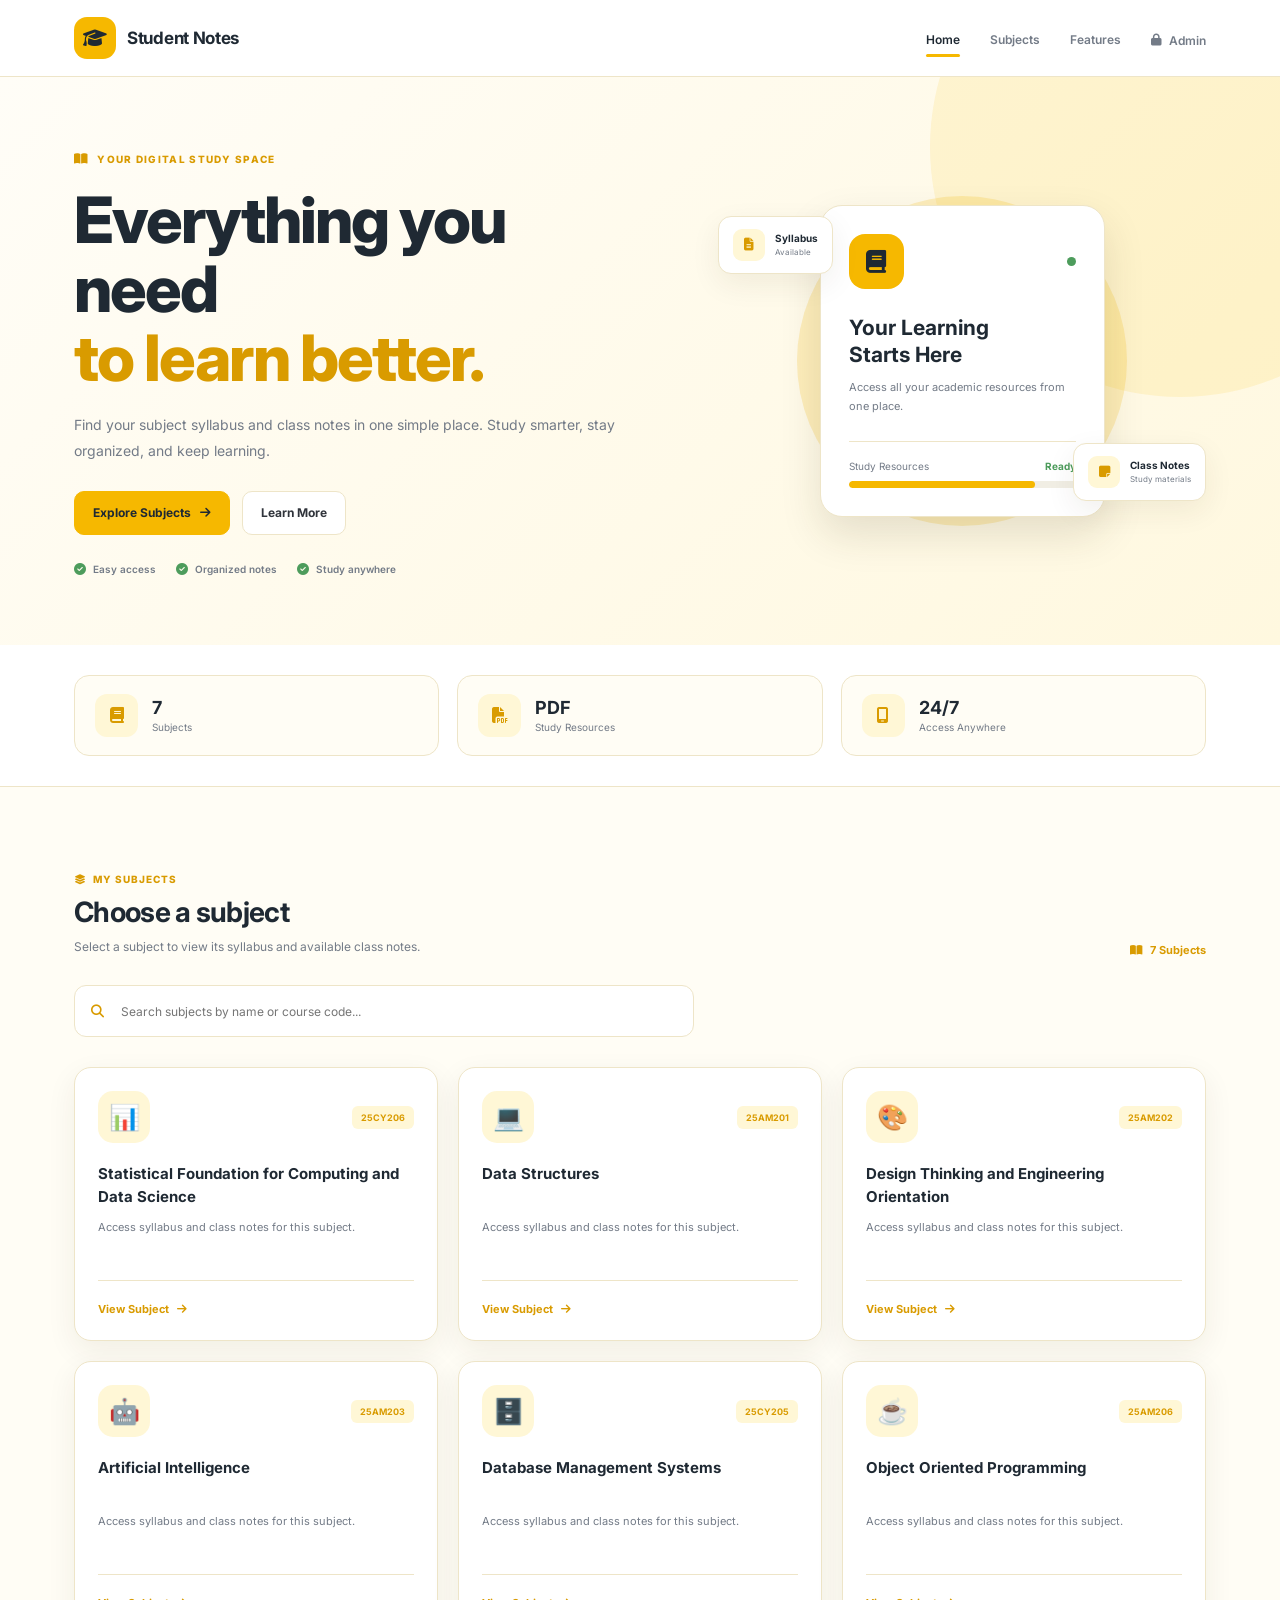
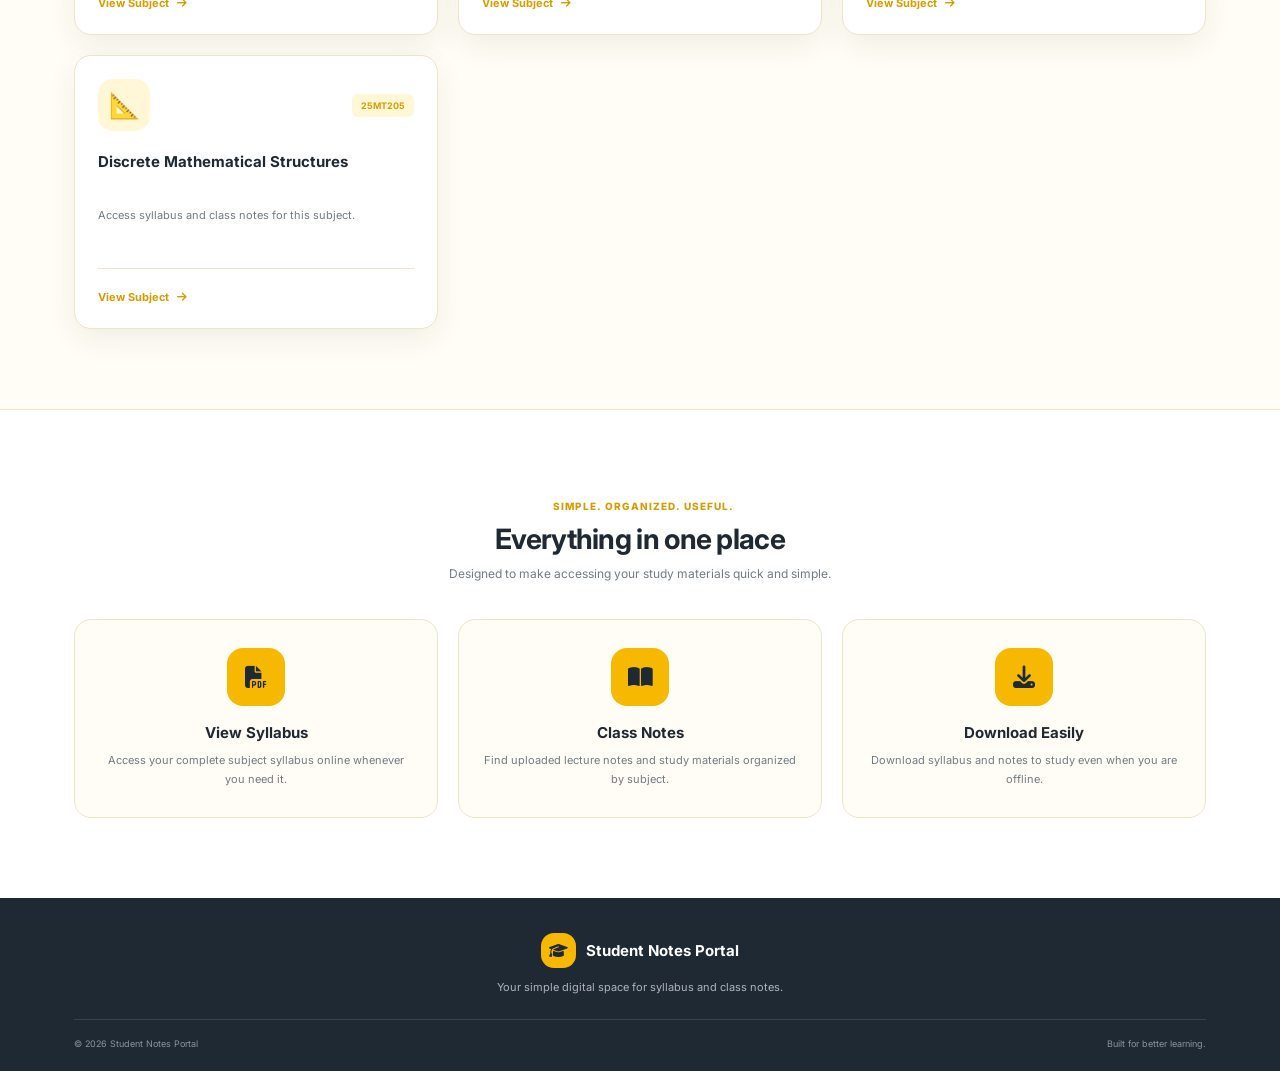
<file: index.html>
<!DOCTYPE html>
<html lang="en">

<head>

    <meta charset="UTF-8">

    <meta name="viewport" content="width=device-width, initial-scale=1.0">

    <meta name="description"
        content="Student Notes Portal - Access your syllabus and class notes easily.">

    <title>Student Notes Portal</title>


    <!-- Google Font -->

    <link rel="preconnect" href="https://fonts.googleapis.com">

    <link rel="preconnect" href="https://fonts.gstatic.com" crossorigin>

    <link href="https://fonts.googleapis.com/css2?family=Inter:wght@400;500;600;700;800&display=swap"
        rel="stylesheet">


    <!-- Font Awesome -->

    <link rel="stylesheet"
        href="https://cdnjs.cloudflare.com/ajax/libs/font-awesome/6.6.0/css/all.min.css">


    <!-- Website CSS -->

    <link rel="stylesheet" href="css/style.css">

</head>


<body>


    <!-- =====================================================
         HEADER
    ====================================================== -->

    <header class="header">

        <div class="container">

            <nav class="navbar">


                <!-- LOGO -->

                <a href="index.html" class="logo">

                    <span class="logo-icon">

                        <i class="fa-solid fa-graduation-cap"></i>

                    </span>

                    <span class="logo-text">

                        Student Notes

                    </span>

                </a>


                <!-- DESKTOP NAVIGATION -->

                <ul class="nav-links" id="navMenu">

                    <li>

                        <a href="#home" class="active">

                            Home

                        </a>

                    </li>


                    <li>

                        <a href="#subjects">

                            Subjects

                        </a>

                    </li>


                    <li>

                        <a href="#features">

                            Features

                        </a>

                    </li>


                    <li>

                        <a href="admin.html">

                            <i class="fa-solid fa-lock"></i>

                            Admin

                        </a>

                    </li>

                </ul>


                <!-- MOBILE MENU BUTTON -->

                <button

                    class="menu-btn"

                    id="menuBtn"

                    aria-label="Open navigation menu">


                    <i class="fa-solid fa-bars"></i>


                </button>


            </nav>

        </div>

    </header>


    <!-- =====================================================
         HERO SECTION
    ====================================================== -->

    <main>


        <section class="hero" id="home">

            <div class="container">

                <div class="hero-layout">


                    <!-- HERO CONTENT -->

                    <div class="hero-content">


                        <div class="hero-label">

                            <i class="fa-solid fa-book-open"></i>

                            YOUR DIGITAL STUDY SPACE

                        </div>


                        <h1>

                            Everything you need

                            <span>to learn better.</span>

                        </h1>


                        <p>

                            Find your subject syllabus and class notes
                            in one simple place. Study smarter, stay
                            organized, and keep learning.

                        </p>


                        <div class="hero-actions">


                            <a

                                href="#subjects"

                                class="btn btn-primary">


                                Explore Subjects

                                <i class="fa-solid fa-arrow-right"></i>


                            </a>


                            <a

                                href="#features"

                                class="btn btn-secondary">


                                Learn More


                            </a>


                        </div>


                        <!-- QUICK INFO -->

                        <div class="hero-info">


                            <div class="info-item">

                                <i class="fa-solid fa-circle-check"></i>

                                Easy access

                            </div>


                            <div class="info-item">

                                <i class="fa-solid fa-circle-check"></i>

                                Organized notes

                            </div>


                            <div class="info-item">

                                <i class="fa-solid fa-circle-check"></i>

                                Study anywhere

                            </div>


                        </div>


                    </div>


                    <!-- HERO VISUAL -->

                    <div class="hero-visual">


                        <div class="hero-main-card">


                            <div class="hero-card-top">


                                <span>

                                    <i class="fa-solid fa-book"></i>

                                </span>


                                <span class="status-dot"></span>


                            </div>


                            <h3>

                                Your Learning

                                <br>

                                Starts Here

                            </h3>


                            <p>

                                Access all your academic resources
                                from one place.

                            </p>


                            <div class="study-progress">


                                <div class="progress-header">

                                    <span>

                                        Study Resources

                                    </span>


                                    <strong>

                                        Ready

                                    </strong>

                                </div>


                                <div class="progress-bar">

                                    <span></span>

                                </div>


                            </div>


                        </div>


                        <!-- DECORATIVE CARDS -->


                        <div class="floating-card floating-card-one">


                            <i class="fa-solid fa-file-lines"></i>


                            <div>

                                <strong>

                                    Syllabus

                                </strong>


                                <small>

                                    Available

                                </small>

                            </div>


                        </div>


                        <div class="floating-card floating-card-two">


                            <i class="fa-solid fa-note-sticky"></i>


                            <div>

                                <strong>

                                    Class Notes

                                </strong>


                                <small>

                                    Study materials

                                </small>

                            </div>


                        </div>


                    </div>


                </div>

            </div>

        </section>


        <!-- =================================================
             QUICK STATS
        ================================================== -->

        <section class="stats-section">


            <div class="container">


                <div class="stats-grid">


                    <div class="stat-card">


                        <div class="stat-icon">

                            <i class="fa-solid fa-book"></i>

                        </div>


                        <div>

                            <strong>7</strong>

                            <span>Subjects</span>

                        </div>


                    </div>


                    <div class="stat-card">


                        <div class="stat-icon">

                            <i class="fa-solid fa-file-pdf"></i>

                        </div>


                        <div>

                            <strong>PDF</strong>

                            <span>Study Resources</span>

                        </div>


                    </div>


                    <div class="stat-card">


                        <div class="stat-icon">

                            <i class="fa-solid fa-mobile-screen"></i>

                        </div>


                        <div>

                            <strong>24/7</strong>

                            <span>Access Anywhere</span>

                        </div>


                    </div>


                </div>

            </div>

        </section>


        <!-- =================================================
             SUBJECTS SECTION
        ================================================== -->

        <section class="subjects-section" id="subjects">


            <div class="container">


                <div class="section-heading">


                    <div>

                        <span class="section-label">

                            <i class="fa-solid fa-layer-group"></i>

                            MY SUBJECTS

                        </span>


                        <h2>

                            Choose a subject

                        </h2>


                        <p>

                            Select a subject to view its syllabus
                            and available class notes.

                        </p>

                    </div>


                    <div class="subject-count">

                        <i class="fa-solid fa-book-open"></i>

                        <span id="subjectCount">

                            7 Subjects

                        </span>

                    </div>


                </div>


                <!-- SEARCH -->

                <div class="search-wrapper">


                    <i class="fa-solid fa-magnifying-glass"></i>


                    <input

                        type="text"

                        id="searchInput"

                        placeholder="Search subjects by name or course code..."

                        autocomplete="off">


                </div>


                <!-- SUBJECTS WILL BE LOADED BY JAVASCRIPT -->

                <div

                    class="subjects-grid"

                    id="subjectsGrid">


                    <!-- subjects.js loads subjects here -->


                </div>


                <!-- NO RESULTS -->

                <div

                    id="noResults"

                    class="no-results"


                    style="display: none;">


                    <i class="fa-solid fa-magnifying-glass"></i>


                    <h3>

                        No subjects found

                    </h3>


                    <p>

                        Try searching with another subject name
                        or course code.

                    </p>


                </div>


            </div>

        </section>


        <!-- =================================================
             FEATURES SECTION
        ================================================== -->

        <section class="features-section" id="features">


            <div class="container">


                <div class="section-heading centered">


                    <span class="section-label">

                        <i class="fa-solid fa-sparkles"></i>

                        SIMPLE. ORGANIZED. USEFUL.

                    </span>


                    <h2>

                        Everything in one place

                    </h2>


                    <p>

                        Designed to make accessing your study
                        materials quick and simple.

                    </p>


                </div>


                <div class="features-grid">


                    <div class="feature-card">


                        <div class="feature-icon">

                            <i class="fa-solid fa-file-pdf"></i>

                        </div>


                        <h3>

                            View Syllabus

                        </h3>


                        <p>

                            Access your complete subject syllabus
                            online whenever you need it.

                        </p>


                    </div>


                    <div class="feature-card">


                        <div class="feature-icon">

                            <i class="fa-solid fa-book-open"></i>

                        </div>


                        <h3>

                            Class Notes

                        </h3>


                        <p>

                            Find uploaded lecture notes and study
                            materials organized by subject.

                        </p>


                    </div>


                    <div class="feature-card">


                        <div class="feature-icon">

                            <i class="fa-solid fa-download"></i>

                        </div>


                        <h3>

                            Download Easily

                        </h3>


                        <p>

                            Download syllabus and notes to study
                            even when you are offline.

                        </p>


                    </div>


                </div>

            </div>

        </section>


    </main>


    <!-- =====================================================
         FOOTER
    ====================================================== -->

    <footer>


        <div class="container">


            <div class="footer-content">


                <div class="footer-brand">


                    <span class="logo-icon">

                        <i class="fa-solid fa-graduation-cap"></i>

                    </span>


                    <strong>

                        Student Notes Portal

                    </strong>


                </div>


                <p>

                    Your simple digital space for syllabus
                    and class notes.

                </p>


                <div class="footer-bottom">


                    <span>

                        © 2026 Student Notes Portal

                    </span>


                    <span>

                        Built for better learning.

                    </span>


                </div>


            </div>

        </div>

    </footer>


    <!-- =====================================================
         JAVASCRIPT
    ====================================================== -->


    <script src="js/subjects.js"></script>


    <script>


        // =========================================
        // MOBILE MENU
        // =========================================


        const menuBtn =

            document.getElementById(

                "menuBtn"

            );


        const navMenu =

            document.getElementById(

                "navMenu"

            );


        if (

            menuBtn &&

            navMenu

        ) {


            menuBtn.addEventListener(

                "click",

                () => {


                    navMenu.classList.toggle(

                        "active"

                    );


                    const icon =

                        menuBtn.querySelector(

                            "i"

                        );


                    if (

                        navMenu.classList.contains(

                            "active"

                        )

                    ) {


                        icon.className =

                            "fa-solid fa-xmark";


                    } else {


                        icon.className =

                            "fa-solid fa-bars";


                    }


                }

            );


            // Close menu after clicking link


            navMenu

                .querySelectorAll(

                    "a"

                )

                .forEach(

                    link => {


                        link.addEventListener(

                            "click",

                            () => {


                                navMenu.classList.remove(

                                    "active"

                                );


                                const icon =

                                    menuBtn.querySelector(

                                        "i"

                                    );


                                icon.className =

                                    "fa-solid fa-bars";


                            }

                        );


                    }

                );

        }


        // =========================================
        // SUBJECT DISPLAY
        // =========================================


        const subjectsGrid =

            document.getElementById(

                "subjectsGrid"

            );


        const searchInput =

            document.getElementById(

                "searchInput"

            );


        const noResults =

            document.getElementById(

                "noResults"

            );


        const subjectCount =

            document.getElementById(

                "subjectCount"

            );


        function displaySubjects(

            subjectList

        ) {


            subjectsGrid.innerHTML = "";


            if (

                subjectList.length === 0

            ) {


                noResults.style.display =

                    "block";


                return;


            }


            noResults.style.display =

                "none";


            subjectCount.textContent =

                `${subjectList.length} Subject${

                    subjectList.length !== 1

                        ? "s"

                        : ""

                }`;


            subjectList.forEach(

                subject => {


                    const card =

                        document.createElement(

                            "article"

                        );


                    card.className =

                        "subject-card";


                    card.innerHTML = `


                        <div class="subject-card-header">


                            <div class="subject-icon">

                                ${subject.icon}

                            </div>


                            <span class="course-code">

                                ${subject.code}

                            </span>


                        </div>


                        <h3>

                            ${subject.name}

                        </h3>


                        <p>

                            Access syllabus and class notes
                            for this subject.

                        </p>


                        <div class="subject-card-footer">


                            <a

                                href="subject.html?code=${subject.code}"

                                class="subject-link">


                                View Subject


                                <i class="fa-solid fa-arrow-right"></i>


                            </a>


                        </div>


                    `;


                    subjectsGrid.appendChild(

                        card

                    );


                }

            );

        }


        // Initial display


        if (

            typeof subjects !==

            "undefined"

        ) {


            displaySubjects(

                subjects

            );

        }


        // =========================================
        // SEARCH
        // =========================================


        if (

            searchInput

        ) {


            searchInput.addEventListener(

                "input",

                function () {


                    const searchTerm =

                        this.value

                            .toLowerCase()

                            .trim();


                    const filteredSubjects =

                        subjects.filter(

                            subject =>


                                subject.name

                                    .toLowerCase()

                                    .includes(

                                        searchTerm

                                    )


                                ||


                                subject.code

                                    .toLowerCase()

                                    .includes(

                                        searchTerm

                                    )

                        );


                    displaySubjects(

                        filteredSubjects

                    );


                }

            );

        }


    </script>


</body>

</html>
</file>
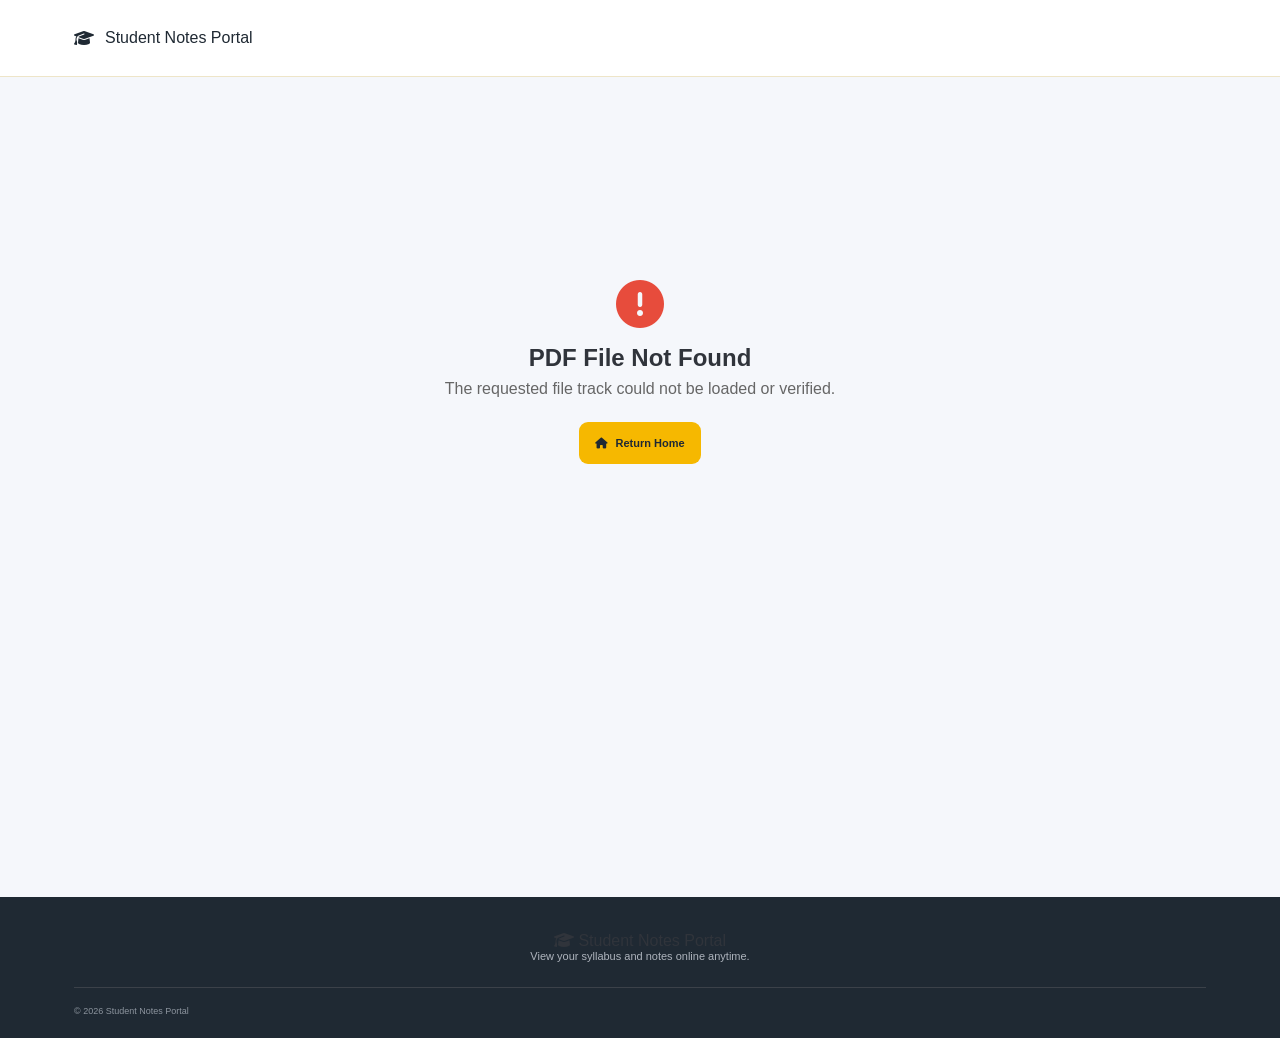
<file: pdf-viewer.html>
<!DOCTYPE html>
<html lang="en">

<head>

    <meta charset="UTF-8">

    <meta name="viewport"
        content="width=device-width, initial-scale=1.0">

    <title>Document Viewer | Student Notes Portal</title>

    <link rel="preconnect"
        href="https://fonts.googleapis.com">

    <link rel="preconnect"
        href="https://fonts.gstatic.com"
        crossorigin>

    <link
        href="https://fonts.googleapis.com/css2?family=Poppins:wght@300;400;500;600;700;800&display=swap"
        rel="stylesheet">

    <link
        rel="stylesheet"
        href="https://cdnjs.cloudflare.com/ajax/libs/font-awesome/6.6.0/css/all.min.css">

    <link
        rel="stylesheet"
        href="css/style.css">

    <style>

        /* ================================
           DOCUMENT VIEWER PAGE
        ================================= */

        .viewer-page {

            min-height: calc(100vh - 80px);

            padding: 25px 0 40px;

            background: #f5f7fb;

        }


        /* ================================
           VIEWER HEADER
        ================================= */

        .viewer-header {

            display: flex;

            align-items: center;

            justify-content: space-between;

            gap: 20px;

            margin-bottom: 20px;

        }


        .viewer-header h2 {

            flex: 1;

            margin: 0;

            color: #172033;

            font-size: 20px;

            font-weight: 700;

            text-align: center;

            white-space: nowrap;

            overflow: hidden;

            text-overflow: ellipsis;

        }


        .viewer-header .btn {

            flex-shrink: 0;

            display: inline-flex;

            align-items: center;

            justify-content: center;

            gap: 8px;

            min-height: 44px;

            padding: 0 18px;

            border-radius: 10px;

            text-decoration: none;

            cursor: pointer;

        }


        /* ================================
           PDF VIEWER
        ================================= */

        #pdfFrame {

            display: block;

            width: 100%;

            height: calc(100vh - 210px);

            min-height: 650px;

            border: none;

            border-radius: 14px;

            background: #ffffff;

            box-shadow: 0 10px 35px rgba(0, 0, 0, 0.12);

        }


        /* ================================
           MOBILE
        ================================= */

        @media (max-width: 768px) {


            .viewer-page {

                padding: 15px 0 25px;

            }


            .viewer-header {

                flex-wrap: wrap;

                gap: 12px;

            }


            .viewer-header h2 {

                order: -1;

                flex-basis: 100%;

                font-size: 17px;

                text-align: left;

            }


            .viewer-header .btn {

                flex: 1;

                min-height: 42px;

                padding: 0 10px;

                font-size: 12px;

            }


            #pdfFrame {

                height: calc(100vh - 190px);

                min-height: 500px;

                border-radius: 10px;

            }

        }

    </style>

</head>


<body>


    <!-- ================================
         HEADER
    ================================= -->

    <header class="header">

        <div class="container">

            <nav class="navbar">


                <a
                    href="index.html"
                    class="logo">

                    <i class="fa-solid fa-graduation-cap"></i>

                    <span>

                        Student Notes Portal

                    </span>

                </a>


            </nav>

        </div>

    </header>


    <!-- ================================
         VIEWER
    ================================= -->

    <section class="viewer-page">

        <div class="container">


            <div class="viewer-header">


                <a
                    id="backButton"
                    class="btn btn-view">

                    <i class="fa-solid fa-arrow-left"></i>

                    Back

                </a>


                <h2 id="pdfTitle">

                    Loading Document...

                </h2>


                <a
                    id="downloadBtn"
                    class="btn btn-download"
                    download>

                    <i class="fa-solid fa-download"></i>

                    Download

                </a>


            </div>


            <iframe

                id="pdfFrame"

                title="Document Viewer">

            </iframe>


        </div>

    </section>


    <!-- ================================
         FOOTER
    ================================= -->

    <footer>

        <div class="container">

            <div class="footer-content">


                <div class="footer-logo">

                    <i class="fa-solid fa-graduation-cap"></i>

                    Student Notes Portal

                </div>


                <p>

                    View your syllabus and notes online anytime.

                </p>


                <div class="footer-bottom">

                    © 2026 Student Notes Portal

                </div>


            </div>

        </div>

    </footer>


    <!-- ================================
         JAVASCRIPT
    ================================= -->

    <script src="js/pdf-viewer.js"></script>


</body>

</html>
</file>
<file: css/style.css>
/* =========================================================
   STUDENT NOTES PORTAL
   CLEAN YELLOW EDUCATION THEME
   COMPLETE STYLE.CSS
========================================================= */


/* =========================================================
   ROOT
========================================================= */

:root {

    --yellow: #f6b800;

    --yellow-dark: #d99b00;

    --yellow-light: #fff7d6;

    --yellow-pale: #fffdf5;

    --black: #1f2933;

    --text: #30343b;

    --muted: #737b87;

    --white: #ffffff;

    --border: #eee5c8;

    --red: #d93025;

    --shadow:

        0 10px 30px

        rgba(

            54,

            43,

            12,

            0.07

        );

    --shadow-hover:

        0 18px 40px

        rgba(

            54,

            43,

            12,

            0.13

        );

}


/* =========================================================
   RESET
========================================================= */

* {

    margin: 0;

    padding: 0;

    box-sizing: border-box;

}


html {

    scroll-behavior: smooth;

}


body {

    min-height: 100vh;

    overflow-x: hidden;

    color: var(--text);

    background: var(--yellow-pale);

    font-family: "Inter", sans-serif;

}


a {

    color: inherit;

}


button,

input,

select,

textarea {

    font-family: inherit;

}


.container {

    width: 100%;

    max-width: 1180px;

    margin: 0 auto;

    padding: 0 24px;

}


/* =========================================================
   HEADER
========================================================= */

.header {

    position: sticky;

    top: 0;

    z-index: 1000;

    border-bottom: 1px solid var(--border);

    background:

        rgba(

            255,

            255,

            255,

            0.94

        );

    backdrop-filter: blur(16px);

}


.navbar {

    height: 76px;

    display: flex;

    align-items: center;

    justify-content: space-between;

}


.logo {

    display: inline-flex;

    align-items: center;

    gap: 11px;

    color: var(--black);

    text-decoration: none;

}


.logo-icon {

    width: 42px;

    height: 42px;

    display: flex;

    align-items: center;

    justify-content: center;

    border-radius: 13px;

    color: var(--black);

    background: var(--yellow);

    font-size: 19px;

}


.logo-text {

    font-size: 17px;

    font-weight: 700;

    letter-spacing: -0.3px;

}


.nav-links {

    display: flex;

    align-items: center;

    gap: 30px;

    list-style: none;

}


.nav-links a {

    display: inline-flex;

    align-items: center;

    gap: 7px;

    color: var(--muted);

    font-size: 12px;

    font-weight: 600;

    text-decoration: none;

    transition: 0.25s ease;

}


.nav-links a:hover,

.nav-links a.active {

    color: var(--black);

}


.nav-links a.active {

    position: relative;

}


.nav-links a.active::after {

    content: "";

    position: absolute;

    left: 0;

    right: 0;

    bottom: -10px;

    height: 3px;

    border-radius: 10px;

    background: var(--yellow);

}


.menu-btn {

    display: none;

    width: 42px;

    height: 42px;

    border: 1px solid var(--border);

    border-radius: 12px;

    color: var(--black);

    background: var(--white);

    font-size: 17px;

    cursor: pointer;

}


/* =========================================================
   HERO
========================================================= */

.hero {

    position: relative;

    overflow: hidden;

    background:

        linear-gradient(

            135deg,

            #fffdf7 0%,

            #fff8df 100%

        );

}


.hero::before {

    content: "";

    position: absolute;

    top: -180px;

    right: -150px;

    width: 500px;

    height: 500px;

    border-radius: 50%;

    background: var(--yellow);

    opacity: 0.12;

}


.hero-layout {

    min-height: 530px;

    display: grid;

    grid-template-columns:

        1fr

        0.85fr;

    align-items: center;

    gap: 70px;

}


.hero-content {

    position: relative;

    z-index: 1;

    padding: 70px 0;

}


.hero-label {

    display: inline-flex;

    align-items: center;

    gap: 8px;

    margin-bottom: 20px;

    color: var(--yellow-dark);

    font-size: 10px;

    font-weight: 800;

    letter-spacing: 1.3px;

}


.hero-label i {

    font-size: 12px;

}


.hero h1 {

    max-width: 650px;

    margin-bottom: 20px;

    color: var(--black);

    font-size: clamp(

        2.4rem,

        5vw,

        4.2rem

    );

    font-weight: 800;

    line-height: 1.08;

    letter-spacing: -2px;

}


.hero h1 span {

    display: block;

    color: var(--yellow-dark);

}


.hero-content > p {

    max-width: 550px;

    margin-bottom: 28px;

    color: var(--muted);

    font-size: 14px;

    line-height: 1.8;

}


/* =========================================================
   HERO BUTTONS
========================================================= */

.hero-actions {

    display: flex;

    flex-wrap: wrap;

    gap: 12px;

}


.btn {

    min-height: 44px;

    display: inline-flex;

    align-items: center;

    justify-content: center;

    gap: 9px;

    padding: 0 18px;

    border-radius: 10px;

    font-size: 12px;

    font-weight: 700;

    text-decoration: none;

    cursor: pointer;

    transition: 0.25s ease;

}


.btn-primary {

    border: 1px solid var(--yellow);

    color: var(--black);

    background: var(--yellow);

}


.btn-primary:hover {

    background: var(--yellow-dark);

    border-color: var(--yellow-dark);

    transform: translateY(-2px);

    box-shadow:

        0 8px 18px

        rgba(

            246,

            184,

            0,

            0.25

        );

}


.btn-secondary {

    border: 1px solid var(--border);

    color: var(--text);

    background: var(--white);

}


.btn-secondary:hover {

    border-color: var(--yellow);

    background: var(--yellow-light);

}


/* =========================================================
   HERO INFO
========================================================= */

.hero-info {

    display: flex;

    flex-wrap: wrap;

    gap: 20px;

    margin-top: 28px;

}


.info-item {

    display: flex;

    align-items: center;

    gap: 7px;

    color: var(--muted);

    font-size: 10px;

    font-weight: 600;

}


.info-item i {

    color: #4d9c5c;

    font-size: 12px;

}


/* =========================================================
   HERO VISUAL
========================================================= */

.hero-visual {

    position: relative;

    min-height: 430px;

    display: flex;

    align-items: center;

    justify-content: center;

}


.hero-visual::before {

    content: "";

    position: absolute;

    width: 330px;

    height: 330px;

    border-radius: 50%;

    background: var(--yellow);

    opacity: 0.2;

}


.hero-main-card {

    position: relative;

    z-index: 2;

    width: 285px;

    padding: 28px;

    border: 1px solid var(--border);

    border-radius: 22px;

    background: var(--white);

    box-shadow: var(--shadow-hover);

}


.hero-card-top {

    display: flex;

    align-items: center;

    justify-content: space-between;

    margin-bottom: 25px;

}


.hero-card-top > span:first-child {

    width: 55px;

    height: 55px;

    display: flex;

    align-items: center;

    justify-content: center;

    border-radius: 16px;

    color: var(--black);

    background: var(--yellow);

    font-size: 23px;

}


.status-dot {

    width: 9px;

    height: 9px;

    border-radius: 50%;

    background: #4d9c5c;

}


.hero-main-card h3 {

    margin-bottom: 10px;

    color: var(--black);

    font-size: 21px;

    line-height: 1.3;

}


.hero-main-card p {

    margin-bottom: 25px;

    color: var(--muted);

    font-size: 11px;

    line-height: 1.7;

}


.study-progress {

    padding-top: 18px;

    border-top: 1px solid var(--border);

}


.progress-header {

    display: flex;

    justify-content: space-between;

    margin-bottom: 9px;

    color: var(--muted);

    font-size: 10px;

}


.progress-header strong {

    color: #4d9c5c;

}


.progress-bar {

    height: 7px;

    overflow: hidden;

    border-radius: 10px;

    background: #f1eee4;

}


.progress-bar span {

    display: block;

    width: 82%;

    height: 100%;

    border-radius: inherit;

    background: var(--yellow);

}


/* =========================================================
   FLOATING CARDS
========================================================= */

.floating-card {

    position: absolute;

    z-index: 3;

    display: flex;

    align-items: center;

    gap: 10px;

    padding: 12px 14px;

    border: 1px solid var(--border);

    border-radius: 13px;

    background: var(--white);

    box-shadow: var(--shadow);

}


.floating-card i {

    width: 32px;

    height: 32px;

    display: flex;

    align-items: center;

    justify-content: center;

    border-radius: 9px;

    color: var(--yellow-dark);

    background: var(--yellow-light);

    font-size: 13px;

}


.floating-card strong,

.floating-card small {

    display: block;

}


.floating-card strong {

    color: var(--black);

    font-size: 10px;

}


.floating-card small {

    margin-top: 3px;

    color: var(--muted);

    font-size: 8px;

}


.floating-card-one {

    top: 70px;

    left: 0;

}


.floating-card-two {

    right: 0;

    bottom: 75px;

}


/* =========================================================
   STATS
========================================================= */

.stats-section {

    padding: 30px 0;

    background: var(--white);

    border-bottom: 1px solid var(--border);

}


.stats-grid {

    display: grid;

    grid-template-columns:

        repeat(

            3,

            1fr

        );

    gap: 18px;

}


.stat-card {

    display: flex;

    align-items: center;

    gap: 14px;

    padding: 18px 20px;

    border: 1px solid var(--border);

    border-radius: 15px;

    background: var(--yellow-pale);

}


.stat-icon {

    width: 43px;

    height: 43px;

    display: flex;

    align-items: center;

    justify-content: center;

    border-radius: 12px;

    color: var(--yellow-dark);

    background: var(--yellow-light);

}


.stat-card strong,

.stat-card span {

    display: block;

}


.stat-card strong {

    margin-bottom: 3px;

    color: var(--black);

    font-size: 18px;

}


.stat-card span {

    color: var(--muted);

    font-size: 10px;

}


/* =========================================================
   SUBJECTS
========================================================= */

.subjects-section {

    padding: 80px 0;

    background: var(--yellow-pale);

}


.section-heading {

    display: flex;

    align-items: end;

    justify-content: space-between;

    gap: 25px;

    margin-bottom: 28px;

}


.section-heading.centered {

    display: block;

    max-width: 600px;

    margin:

        0

        auto

        35px;

    text-align: center;

}


.section-label {

    display: inline-flex;

    align-items: center;

    gap: 7px;

    margin-bottom: 10px;

    color: var(--yellow-dark);

    font-size: 10px;

    font-weight: 800;

    letter-spacing: 1px;

}


.section-heading h2 {

    margin-bottom: 8px;

    color: var(--black);

    font-size: 28px;

    letter-spacing: -0.7px;

}


.section-heading p {

    color: var(--muted);

    font-size: 12px;

    line-height: 1.7;

}


.subject-count {

    display: flex;

    align-items: center;

    gap: 8px;

    color: var(--yellow-dark);

    font-size: 11px;

    font-weight: 700;

}


/* =========================================================
   SEARCH
========================================================= */

.search-wrapper {

    position: relative;

    max-width: 620px;

    margin-bottom: 30px;

}


.search-wrapper > i {

    position: absolute;

    top: 50%;

    left: 17px;

    color: var(--yellow-dark);

    font-size: 13px;

    transform: translateY(-50%);

}


.search-wrapper input {

    width: 100%;

    height: 52px;

    padding: 0 18px 0 46px;

    border: 1px solid var(--border);

    border-radius: 12px;

    outline: none;

    color: var(--text);

    background: var(--white);

    font-size: 12px;

    transition: 0.25s ease;

}


.search-wrapper input:focus {

    border-color: var(--yellow);

    box-shadow:

        0 0 0 4px

        rgba(

            246,

            184,

            0,

            0.12

        );

}


/* =========================================================
   SUBJECT GRID
========================================================= */

.subjects-grid {

    display: grid;

    grid-template-columns:

        repeat(

            auto-fit,

            minmax(

                280px,

                1fr

            )

        );

    gap: 20px;

}


.subject-card {

    padding: 23px;

    border: 1px solid var(--border);

    border-radius: 17px;

    background: var(--white);

    box-shadow: var(--shadow);

    transition: 0.3s ease;

}


.subject-card:hover {

    transform: translateY(-6px);

    border-color: #e8ca6c;

    box-shadow: var(--shadow-hover);

}


.subject-card-header {

    display: flex;

    align-items: center;

    justify-content: space-between;

    margin-bottom: 20px;

}


.subject-icon {

    width: 52px;

    height: 52px;

    display: flex;

    align-items: center;

    justify-content: center;

    border-radius: 15px;

    background: var(--yellow-light);

    font-size: 25px;

}


.course-code {

    padding: 6px 9px;

    border-radius: 6px;

    color: var(--yellow-dark);

    background: var(--yellow-light);

    font-size: 9px;

    font-weight: 700;

}


.subject-card h3 {

    min-height: 46px;

    margin-bottom: 9px;

    color: var(--black);

    font-size: 15px;

    line-height: 1.5;

}


.subject-card > p {

    min-height: 40px;

    margin-bottom: 22px;

    color: var(--muted);

    font-size: 11px;

    line-height: 1.7;

}


.subject-card-footer {

    padding-top: 16px;

    border-top: 1px solid var(--border);

}


.subject-link {

    display: inline-flex;

    align-items: center;

    gap: 8px;

    color: var(--yellow-dark);

    font-size: 11px;

    font-weight: 700;

    text-decoration: none;

    transition: 0.25s ease;

}


.subject-link:hover {

    gap: 12px;

    color: var(--black);

}


/* =========================================================
   NO RESULTS
========================================================= */

.no-results {

    padding: 60px 20px;

    text-align: center;

}


.no-results > i {

    margin-bottom: 15px;

    color: var(--yellow-dark);

    font-size: 30px;

}


.no-results h3 {

    margin-bottom: 7px;

    color: var(--black);

    font-size: 17px;

}


.no-results p {

    color: var(--muted);

    font-size: 12px;

}


/* =========================================================
   FEATURES
========================================================= */

.features-section {

    padding: 80px 0;

    background: var(--white);

    border-top: 1px solid var(--border);

}


.features-grid {

    display: grid;

    grid-template-columns:

        repeat(

            3,

            1fr

        );

    gap: 20px;

}


.feature-card {

    padding: 28px 23px;

    border: 1px solid var(--border);

    border-radius: 17px;

    background: var(--yellow-pale);

    text-align: center;

    transition: 0.3s ease;

}


.feature-card:hover {

    transform: translateY(-5px);

    box-shadow: var(--shadow);

}


.feature-icon {

    width: 58px;

    height: 58px;

    display: flex;

    align-items: center;

    justify-content: center;

    margin: 0 auto 17px;

    border-radius: 16px;

    color: var(--black);

    background: var(--yellow);

    font-size: 22px;

}


.feature-card h3 {

    margin-bottom: 9px;

    color: var(--black);

    font-size: 15px;

}


.feature-card p {

    color: var(--muted);

    font-size: 11px;

    line-height: 1.7;

}


/* =========================================================
   FOOTER
========================================================= */

footer {

    padding: 35px 0 22px;

    background: var(--black);

}


.footer-content {

    text-align: center;

}


.footer-brand {

    display: inline-flex;

    align-items: center;

    gap: 10px;

    margin-bottom: 12px;

    color: var(--white);

    font-size: 15px;

}


.footer-brand .logo-icon {

    width: 35px;

    height: 35px;

    font-size: 15px;

}


.footer-content > p {

    margin-bottom: 25px;

    color: #aeb4bd;

    font-size: 11px;

}


.footer-bottom {

    display: flex;

    justify-content: space-between;

    padding-top: 18px;

    border-top: 1px solid #3b4149;

    color: #8c949e;

    font-size: 9px;

}


/* =========================================================
   SUBJECT PAGE
========================================================= */

.subject-hero {

    padding: 45px 0;

    background:

        linear-gradient(

            135deg,

            #fffdf7,

            #fff7d6

        );

    border-bottom: 1px solid var(--border);

}


.back-btn {

    display: inline-flex;

    align-items: center;

    gap: 8px;

    margin-bottom: 25px;

    color: var(--muted);

    font-size: 11px;

    font-weight: 600;

    text-decoration: none;

}


.back-btn:hover {

    color: var(--yellow-dark);

}


.subject-header h1 {

    margin-bottom: 9px;

    color: var(--black);

    font-size: 32px;

}


.subject-header p {

    color: var(--muted);

    font-size: 12px;

}


.subject-content {

    padding: 45px 0 80px;

}


.content-card {

    margin-bottom: 22px;

    padding: 26px;

    border: 1px solid var(--border);

    border-radius: 17px;

    background: var(--white);

    box-shadow: var(--shadow);

}


.content-card h2 {

    display: flex;

    align-items: center;

    gap: 10px;

    margin-bottom: 20px;

    color: var(--black);

    font-size: 18px;

}


.content-card h2 i {

    color: var(--yellow-dark);

}


.button-group {

    display: flex;

    flex-wrap: wrap;

    gap: 10px;

}


.btn-view {

    display: inline-flex;

    align-items: center;

    justify-content: center;

    gap: 8px;

    min-height: 42px;

    padding: 0 16px;

    border-radius: 9px;

    color: var(--black);

    background: var(--yellow);

    font-size: 11px;

    font-weight: 700;

    text-decoration: none;

}


.btn-download {

    display: inline-flex;

    align-items: center;

    justify-content: center;

    gap: 8px;

    min-height: 42px;

    padding: 0 16px;

    border: 1px solid var(--border);

    border-radius: 9px;

    color: var(--text);

    background: var(--yellow-pale);

    font-size: 11px;

    font-weight: 700;

    text-decoration: none;

}


.btn-view:hover {

    background: var(--yellow-dark);

}


.btn-download:hover {

    border-color: var(--yellow);

    background: var(--yellow-light);

}


.notes-unavailable {

    display: flex;

    align-items: center;

    gap: 13px;

    padding: 17px;

    border-radius: 11px;

    color: var(--muted);

    background: var(--yellow-pale);

    font-size: 11px;

}


.notes-unavailable > i {

    color: var(--yellow-dark);

    font-size: 20px;

}


.notes-loading {

    padding: 20px;

    color: var(--muted);

    font-size: 12px;

}


.note-card-content {

    display: flex;

    align-items: center;

    gap: 13px;

}


.note-icon {

    width: 45px;

    height: 45px;

    display: flex;

    align-items: center;

    justify-content: center;

    border-radius: 11px;

    color: var(--red);

    background: #fff0ee;

}


.note-card-content h3 {

    margin-bottom: 3px;

    font-size: 14px;

}


.note-card-content p {

    color: var(--muted);

    font-size: 10px;

}


/* =========================================================
   ADMIN
========================================================= */

.admin-page {

    min-height: calc(100vh - 76px);

    padding: 50px 0 80px;

}


.admin-card {

    padding: 28px;

    border: 1px solid var(--border);

    border-radius: 18px;

    background: var(--white);

    box-shadow: var(--shadow);

}


.form-group {

    margin-bottom: 17px;

}


.form-group label {

    display: block;

    margin-bottom: 7px;

    color: var(--black);

    font-size: 11px;

    font-weight: 700;

}


.form-group input,

.form-group select {

    width: 100%;

    min-height: 44px;

    padding: 0 13px;

    border: 1px solid var(--border);

    border-radius: 9px;

    outline: none;

    background: var(--yellow-pale);

    font-size: 11px;

}


.form-group input:focus,

.form-group select:focus {

    border-color: var(--yellow);

    box-shadow:

        0 0 0 3px

        rgba(

            246,

            184,

            0,

            0.12

        );

}


/* =========================================================
   MOBILE
========================================================= */

@media (max-width: 768px) {


    .container {

        padding: 0 18px;

    }


    .navbar {

        height: 68px;

    }


    .logo-text {

        font-size: 14px;

    }


    .logo-icon {

        width: 37px;

        height: 37px;

        font-size: 16px;

    }


    .menu-btn {

        display: flex;

        align-items: center;

        justify-content: center;

    }


    .nav-links {

        position: absolute;

        top: 68px;

        left: 14px;

        right: 14px;

        display: none;

        flex-direction: column;

        gap: 0;

        padding: 8px;

        border: 1px solid var(--border);

        border-radius: 14px;

        background: var(--white);

        box-shadow: var(--shadow-hover);

    }


    .nav-links.active {

        display: flex;

    }


    .nav-links a {

        padding: 13px;

    }


    .nav-links a.active::after {

        display: none;

    }


    .hero-layout {

        grid-template-columns: 1fr;

        gap: 15px;

        min-height: auto;

    }


    .hero-content {

        padding: 55px 0 25px;

        text-align: center;

    }


    .hero h1 {

        font-size: 2.6rem;

        letter-spacing: -1.3px;

    }


    .hero-content > p {

        margin-left: auto;

        margin-right: auto;

    }


    .hero-actions {

        justify-content: center;

        flex-direction: column;

    }


    .hero-actions .btn {

        width: 100%;

    }


    .hero-info {

        justify-content: center;

    }


    .hero-visual {

        min-height: 330px;

    }


    .hero-main-card {

        width: 260px;

    }


    .floating-card-one {

        left: 0;

        top: 35px;

    }


    .floating-card-two {

        right: 0;

        bottom: 35px;

    }


    .stats-grid {

        grid-template-columns: 1fr;

    }


    .section-heading {

        align-items: flex-start;

        flex-direction: column;

    }


    .section-heading h2 {

        font-size: 24px;

    }


    .subjects-grid {

        grid-template-columns: 1fr;

    }


    .features-grid {

        grid-template-columns: 1fr;

    }


    .footer-bottom {

        align-items: center;

        flex-direction: column;

        gap: 8px;

    }


    .subject-header h1 {

        font-size: 25px;

    }


    .button-group {

        flex-direction: column;

    }


    .button-group a {

        width: 100%;

    }


}


/* =========================================================
   SMALL PHONES
========================================================= */

@media (max-width: 400px) {


    .hero h1 {

        font-size: 2.25rem;

    }


    .floating-card {

        padding: 9px;

    }


    .floating-card strong {

        font-size: 9px;

    }


    .floating-card small {

        font-size: 7px;

    }


}
</file>
